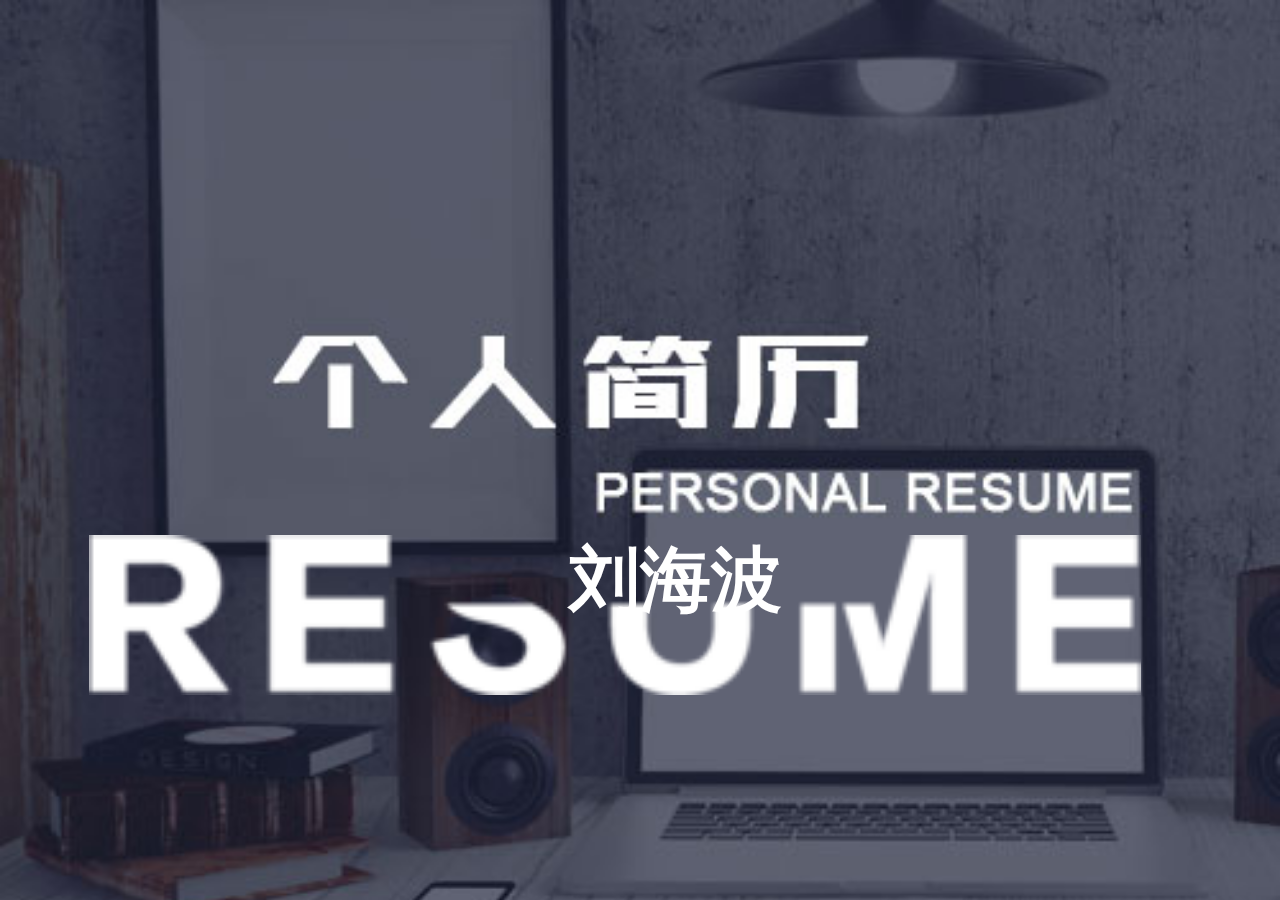
<file: index.html>
<!DOCTYPE html>
<html lang="en">
<head>
    <meta charset="UTF-8">
    <meta name="viewport"
          content="width=device-width, user-scalable=no, initial-scale=1.0, maximum-scale=1.0, minimum-scale=1.0"/>
    <title></title>
    <link rel="stylesheet" href="css/swiper.min.css"/>
    <link rel="stylesheet" href="css/animate.min.css"/>
    <link rel="stylesheet" href="css/gerenjianli.css"/>
    <link rel="stylesheet" href="css/animate.css"/>

</head>
<body>
<div class="swiper-container">
    <div class="swiper-wrapper">
            <div class="swiper-slide page page1">
                <div class="box ani">
                    <div class="pic ani"swiper-animate-effect="fadeInUp" swiper-animate-duration="0.5s" swiper-animate-delay="0.3s">
                        <img src="img/Fqp8dy7aoWn3PrAORZiHLfX06oHy.png"></div>
                    <div class="liu ani"swiper-animate-effect="fadeInUp" swiper-animate-duration="0.5s" swiper-animate-delay="0.3s"><h2>刘海波</h2></div>
                    <div class="hai ani"swiper-animate-effect="rubberBand" swiper-animate-duration="1s" swiper-animate-delay="0.5s"><img src="img/ren.png"></div>
                </div>
                <div class="box1 ani">
                    <div class="bo ani">
                        <div class="po1 ani"swiper-animate-effect="fadeInLeft" swiper-animate-duration="0.5s" swiper-animate-delay="2s"><h2>基本信息</h2></div>
                        <div class="po2 ani"swiper-animate-effect="fadeInLeft" swiper-animate-duration="0.5s" swiper-animate-delay="1.6s"><h2>工作经历</h2></div>
                        <div class="po3 ani"swiper-animate-effect="fadeInLeft" swiper-animate-duration="0.5s" swiper-animate-delay="1.3s"><h2>专业技能</h2></div>
                        <div class="po4 ani"swiper-animate-effect="fadeInLeft" swiper-animate-duration="0.5s" swiper-animate-delay="1s"><h2>作品展示</h2></div>
                        <div class="po5 ani"swiper-animate-effect="fadeInLeft" swiper-animate-duration="0.5s" swiper-animate-delay="0.5s"><h2>自我评价</h2></div>
                    </div>
                    <div class="ui ani"swiper-animate-effect="fadeInLeft" swiper-animate-duration="0.5s" swiper-animate-delay="2.1s"><img src="img/shu.png"></div>
                    <div class="ui1 ani"swiper-animate-effect="fadeInLeft" swiper-animate-duration="0.5s" swiper-animate-delay="1.4s"><img src="img/shu.png"></div>
                    <div class="ui2 ani"swiper-animate-effect="fadeInLeft" swiper-animate-duration="0.5s" swiper-animate-delay="1.1s"><img src="img/shu.png"></div>
                    <div class="ui3 ani"swiper-animate-effect="fadeInLeft" swiper-animate-duration="0.5s" swiper-animate-delay="0.6s"><img src="img/shu.png"></div>


                </div>

    </div>
            <div class="swiper-slide page page2">
                <div class="page page2">
                    <div class="qw ani" swiper-animate-effect="fadeInUp" swiper-animate-duration="0.5s" swiper-animate-delay="0.3s"><h2>Essential information</h2></div>
                    <div class="po1 ani" swiper-animate-effect="fadeInUp" swiper-animate-duration="0.5s" swiper-animate-delay="0.6s"><h2>基本信息</h2></div>
                    <div class="box4">
                        <ul>
                            <li class="da1 ani" swiper-animate-effect="fadeInUp" swiper-animate-duration="0.5s" swiper-animate-delay="0.9s"><a href="">姓名：刘海波</a>
                                <img src="img/xingming.png"></li>
                            <li class="da2 ani" swiper-animate-effect="fadeInUp" swiper-animate-duration="0.5s" swiper-animate-delay="1.2s"><a href="">学历：大专</a>
                                <img src="img/xueli.png"></li>
                            <li class="da3 ani " swiper-animate-effect="fadeInUp" swiper-animate-duration="0.5s" swiper-animate-delay="1.5s"><a href="">居住地：河北承德</a>
                               <img src="img/juzhudi.png"></li>
                            <li class="da4 ani " swiper-animate-effect="fadeInUp" swiper-animate-duration="0.5s" swiper-animate-delay="1.8s"><a href="">邮箱：447709916@qq.com</a>
                                <img src="img/youxiang.png"></li>
                            <li class="da5 ani " swiper-animate-effect="fadeInUp" swiper-animate-duration="0.5s" swiper-animate-delay="2.1s" swiper-animate-effect="fadeInUp" swiper-animate-duration="0.5s" swiper-animate-delay="0.3s"><a href="">电话：15233243390</a>
                                <img src="img/dianhua.png"></li>
                        </ul>
                    </div>
                    <div class="nb">
                        <ul>
                            <li class="xiao1 ani" swiper-animate-effect="fadeInUp" swiper-animate-duration="0.5s" swiper-animate-delay="0.9s"><img src="img/heng.png"></li>
                            <li class="xiao2 ani" swiper-animate-effect="fadeInUp" swiper-animate-duration="0.5s" swiper-animate-delay="1.2s"><img src="img/heng.png"></li>
                            <li class="xiao3 ani" swiper-animate-effect="fadeInUp" swiper-animate-duration="0.5s" swiper-animate-delay="1.5s"><img src="img/heng.png"></li>
                            <li class="xiao4 ani" swiper-animate-effect="fadeInUp" swiper-animate-duration="0.5s" swiper-animate-delay="1.8s"><img src="img/heng.png"></li>
                            <li class="xiao5 ani" swiper-animate-effect="fadeInUp" swiper-animate-duration="0.5s" swiper-animate-delay="2.1s"><img src="img/heng.png"></li>
                        </ul>
                    </div>
                </div>

            </div>
            <div class="swiper-slide page page3">
                <div class="page page3">
                <div class="li ani"swiper-animate-effect="fadeInUp" swiper-animate-duration="0.5s" swiper-animate-delay="0.3s"><h2>Work experience</h2></div>
                <div class="ji1 ani" swiper-animate-effect="fadeInUp" swiper-animate-duration="1.5s" swiper-animate-delay="0.3s"><h2>个人经历</h2></div>
                <div class="xu ani" swiper-animate-effect="fadeInLeft" swiper-animate-duration="1.5s" swiper-animate-delay="0.3s"><h2>2013年至2016年</h2></div>
                <div class="xu1 ani" swiper-animate-effect="bounceInRight" swiper-animate-duration="1.5s" swiper-animate-delay="0.3s"><p>高中：上板城高新区一中<br>学科：文科</p>
                    <div class="wen ani" swiper-animate-effect="fadeInDown" swiper-animate-duration="1.5s" swiper-animate-delay="0.3s"><img src="img/shu.png"></div>
                    <div class="xu3 ani" swiper-animate-effect="bounceInRight" swiper-animate-duration="1.5s" swiper-animate-delay="0.3s"><h2>2017年至今</h2></div>
                    <div class="xu2 ani" swiper-animate-effect="fadeInUp" swiper-animate-duration="1s" swiper-animate-delay="0.3s"><p>班级：软件9班<br>专业：Web前端开发</p>
                        <div class="wen1 ani" swiper-animate-effect="fadeInDown" swiper-animate-duration="1s" swiper-animate-delay="0.3s"><img src="img/shu.png"></div>

                    </div>

                </div>
            </div>
            </div>
            <div class="swiper-slide page page4">
                <div class="page page4">

                    <div class="qw ani" swiper-animate-effect="fadeInUp" swiper-animate-duration="0.9s" swiper-animate-delay="0.5s"><h2>Professional skills</h2></div>
                    <div class="po1 ani" swiper-animate-effect="fadeInUp" swiper-animate-duration="0.9s" swiper-animate-delay="0.5s"><h2>专业技能</h2></div>

                    <div class="zx">
                        <ul>
                            <li class="zx2 ani" swiper-animate-effect="fadeInUp" swiper-animate-duration="0.5s" swiper-animate-delay="1s"><img src="img/Ai.png"></li>
                            <li class="zx3 ani" swiper-animate-effect="fadeInLeft" swiper-animate-duration="0.5s" swiper-animate-delay="2s"><img src="img/lan.png"></li>
                            <li class="zx4 ani" swiper-animate-effect="fadeInLeft" swiper-animate-duration="0.5s" swiper-animate-delay="2.5s"><img src="img/lan.png"></li>
                            <li class="zx5 ani" swiper-animate-effect="fadeInLeft" swiper-animate-duration="0.5s" swiper-animate-delay="3s"><img src="img/lan.png"></li>
                            <li class="zx6 ani" swiper-animate-effect="fadeInLeft" swiper-animate-duration="0.5s" swiper-animate-delay="3.5s"><img src="img/bai.png"></li>
                        </ul></div>
                    <div class="xx">
                        <ul>
                            <li class="xx2 ani" swiper-animate-effect="fadeInUp" swiper-animate-duration="0.5s" swiper-animate-delay="4s"><img src="img/ps.png"></li>
                            <li class="xx3 ani" swiper-animate-effect="fadeInLeft" swiper-animate-duration="0.5s" swiper-animate-delay="4.5s"><img src="img/lan.png"></li>
                            <li class="xx4 ani" swiper-animate-effect="fadeInLeft" swiper-animate-duration="0.5s" swiper-animate-delay="5s"><img src="img/lan.png"></li>
                            <li class="xx5 ani" swiper-animate-effect="fadeInLeft" swiper-animate-duration="0.5s" swiper-animate-delay="5.5s"><img src="img/lan.png"></li>
                            <li class="xx6 ani" swiper-animate-effect="fadeInLeft" swiper-animate-duration="0.5s" swiper-animate-delay="6s"><img src="img/bai.png"></li>
                        </ul>
                    </div>
                    <div class="bx">
                        <ul>
                            <li class="bx2 ani" swiper-animate-effect="fadeInUp" swiper-animate-duration="0.5s" swiper-animate-delay="6.5s"><img src="img/id.png"></li>
                            <li class="bx3 ani" swiper-animate-effect="fadeInLeft" swiper-animate-duration="0.5s" swiper-animate-delay="7s"><img src="img/lan.png"></li>
                            <li class="bx4 ani" swiper-animate-effect="fadeInLeft" swiper-animate-duration="0.5s" swiper-animate-delay="7.5s"><img src="img/lan.png"></li>
                            <li class="bx5 ani" swiper-animate-effect="fadeInLeft" swiper-animate-duration="0.5s" swiper-animate-delay="8s"><img src="img/lan.png"></li>
                            <li class="bx6 ani" swiper-animate-effect="fadeInLeft" swiper-animate-duration="0.5s" swiper-animate-delay="8.5s"><img src="img/bai.png"></li>
                        </ul></div>
                    <div class="mx">
                        <ul>
                            <li class="mx2 ani" swiper-animate-effect="fadeInUp" swiper-animate-duration="0.5s" swiper-animate-delay="9s"><img src="img/dw.png"></li>
                            <li class="mx3 ani" swiper-animate-effect="fadeInLeft" swiper-animate-duration="0.5s" swiper-animate-delay="9.5s"><img src="img/lan.png"></li>
                            <li class="mx4 ani" swiper-animate-effect="fadeInLeft" swiper-animate-duration="0.5s" swiper-animate-delay="10s"><img src="img/lan.png"></li>
                            <li class="mx5 ani" swiper-animate-effect="fadeInLeft" swiper-animate-duration="0.5s" swiper-animate-delay="10.5s"><img src="img/lan.png"></li>
                            <li class="mx6 ani" swiper-animate-effect="fadeInLeft" swiper-animate-duration="0.5s" swiper-animate-delay="11s"><img src="img/bai.png"></li>
                        </ul></div>
                    <div class="men ani"swiper-animate-effect="fadeInDown" swiper-animate-duration="0.5s" swiper-animate-delay="11.5s"><h2>专业的技能，是我迈向成功的基石，期待加入您的团队
                        ！</h2></div>

                </div>
            </div>
            <div class="swiper-slide page page5">
                <div class="page page5">
                    <div class="li ani"swiper-animate-effect="fadeInLeft" swiper-animate-duration="0.5s"><h2>On display</h2></div>
                    <div class="ji1 ani"swiper-animate-effect="bounceInDown" swiper-animate-duration="0.5s" swiper-animate-delay="0.5s"><h2>作品展示</h2></div>

                    <div class="bn ani"swiper-animate-effect="fadeInDown" swiper-animate-duration="1s" swiper-animate-delay="1s">
                        <a href="微场景0/index.html"><img src="img/yaoqinghan.png"></a></div>
                    <div class="gh ani"swiper-animate-effect="fadeInUp" swiper-animate-duration="1s" swiper-animate-delay="1s">
                        <a href="柴米油盐/index.html"><img src="img/caimiyouyan.png"></a></div>

                </div>
            </div>
</div>
</div>
</body>
</html>
<script src="js/fontsizeset.js"></script>
<script src="js/zepto.min.js"></script>
<script src="js/touch.min.js"></script>
<script src="js/swiper.min.js"></script>
<script src="js/swiper.animate1.0.2.min.js"></script>


<script>
    var mySwiper = new Swiper ('.swiper-container', {
        direction: 'vertical',
        onInit: function(swiper){ //Swiper2.x的初始化是onFirstInit
            swiperAnimateCache(swiper); //隐藏动画元素
            swiperAnimate(swiper); //初始化完成开始动画
        },
        onSlideChangeEnd: function(swiper){
            swiperAnimate(swiper); //每个slide切换结束时也运行当前slide动画
        }
    })
</script>
</file>
<file: 微场景0/index.html>
<!DOCTYPE html>
<html lang="en">
<head>
    <meta charset="UTF-8">
    <meta name="viewport"
          content="width=device-width, user-scalable=no, initial-scale=1.0, maximum-scale=1.0, minimum-scale=1.0"/>
    <title></title>
    <link rel="stylesheet" href="css/index.css"/>
    <link rel="stylesheet" href="css/animate.css"/>
    <script src="js/zepto.min.js"></script>
    <script src="js/touch.js"></script>
    <script src="js/fontsize.js"></script>
    <script src="js/index.js"></script>
</head>
<body>


<div class="jiantou"></div>

<!--第一页-->

<div class="page page-1">

    <div class="pic1 top"></div>

    <div class="pic2 left"></div>

</div>

<!--第二页-->

<div class="page page-2">
    <div class="er-1 hide">
        <div class="photo1 animatePhoto1"></div>
        <div class="photo2 animatePhoto2"></div>
        <div class="photo3 left "></div>
        <div class="photo4 "></div>
        <div class="photo5 animatePhoto5 "></div>
    </div>
    <div class="er-2 pageRight"><img src="img/introduction.png" alt=""/></div>
</div>

<!--第三页-->

<div class="page page-3">

    <div class="photo6 animatePhoto1 hide"></div>
    <div class="photo7 animatePhoto2 hide"></div>
    <div class="photo8 bottom hide"></div>
    <div class="photo9 hide"></div>
    <div class="photo10 animatePhoto5 hide"></div>
</div>


<!--第四页-->

<div class="page page-4">

    <div class="photo11 animatePhoto1 hide"></div>
    <div class="photo12 animatePhoto2 hide"></div>
    <div class="photo13 right hide"></div>
    <div class="photo14 hide"></div>
    <div class="photo15 animatePhoto5 hide"></div>
    <div class="photo16 animatePhoto5 hide"></div>
</div>

<!--第五页-->

<div class="page page-5">
    <div class="photo17 animatePhoto17"></div>
    <div class="photo18 animatePhoto18"></div>
</div>

</body>
</html>
</file>
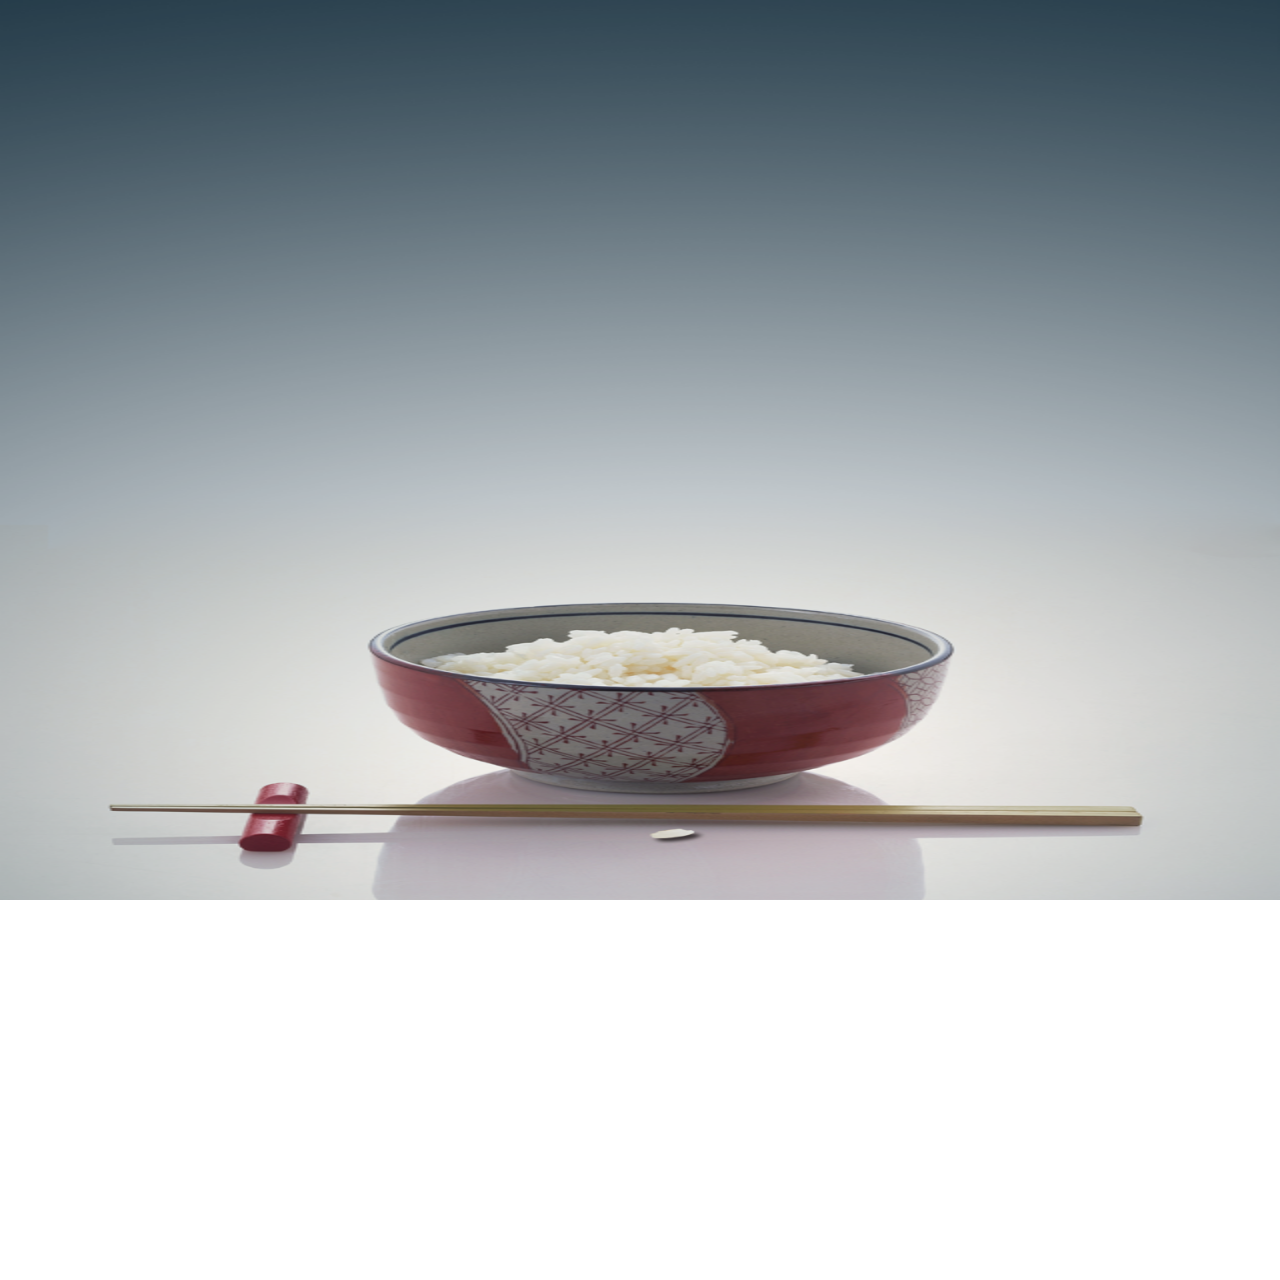
<file: 柴米油盐/index.html>
<!DOCTYPE html>
<html lang="en">
<head>
    <meta charset="UTF-8">
    <meta name="viewport"
          content="width=device-width, user-scalable=no, initial-scale=1.0, maximum-scale=1.0, minimum-scale=1.0">
    <title></title>
    <script src="js/fontsize.js"></script>
    <script src="js/jquery-3.2.1.js"></script>
    <link rel="stylesheet" href="js/swiper-3.4.2.min.css">
    <script src="js/swiper-3.4.2.min.js"></script>
    <script src="js/touch.js"></script>
    <script src="js/zepto.min.js"></script>


    <style>
        *{
            margin: 0;
            padding: 0;
            list-style: none;
            text-decoration: none;
        }
        html{
            height: 100%;
        }
        body{
            width: 6.4rem;
            height: 100%;
            background: url("images/index_bg.png") no-repeat;
            background-size: 100% 100%;
        }


        .index{
            width: 6.4rem;
            height: 100%;
            position: relative;

        }
        .logo{
            width: 2.41rem;
            height: 2.29rem;
            position: absolute;
            top:4.11rem;
            left:50%;
            margin-left: -1.205rem;
            animation: logo 1s ease 1;
            opacity: 0;
            display: block;
            animation-fill-mode: forwards;

        }
        @keyframes logo {
            0%{transform: translateY(0rem);opacity: 0;}
            100%{transform: translateY(-2rem);opacity: 1}
        }
        .logo img{
            width: 2.41rem;
            height: 1.29rem;
        }


    </style>


</head>
<body>
    <div class="index">
        <a href="two.html" class="logo"><img src="images/logo.png" alt=""></a>

    </div>
</body>
</html>
</file>
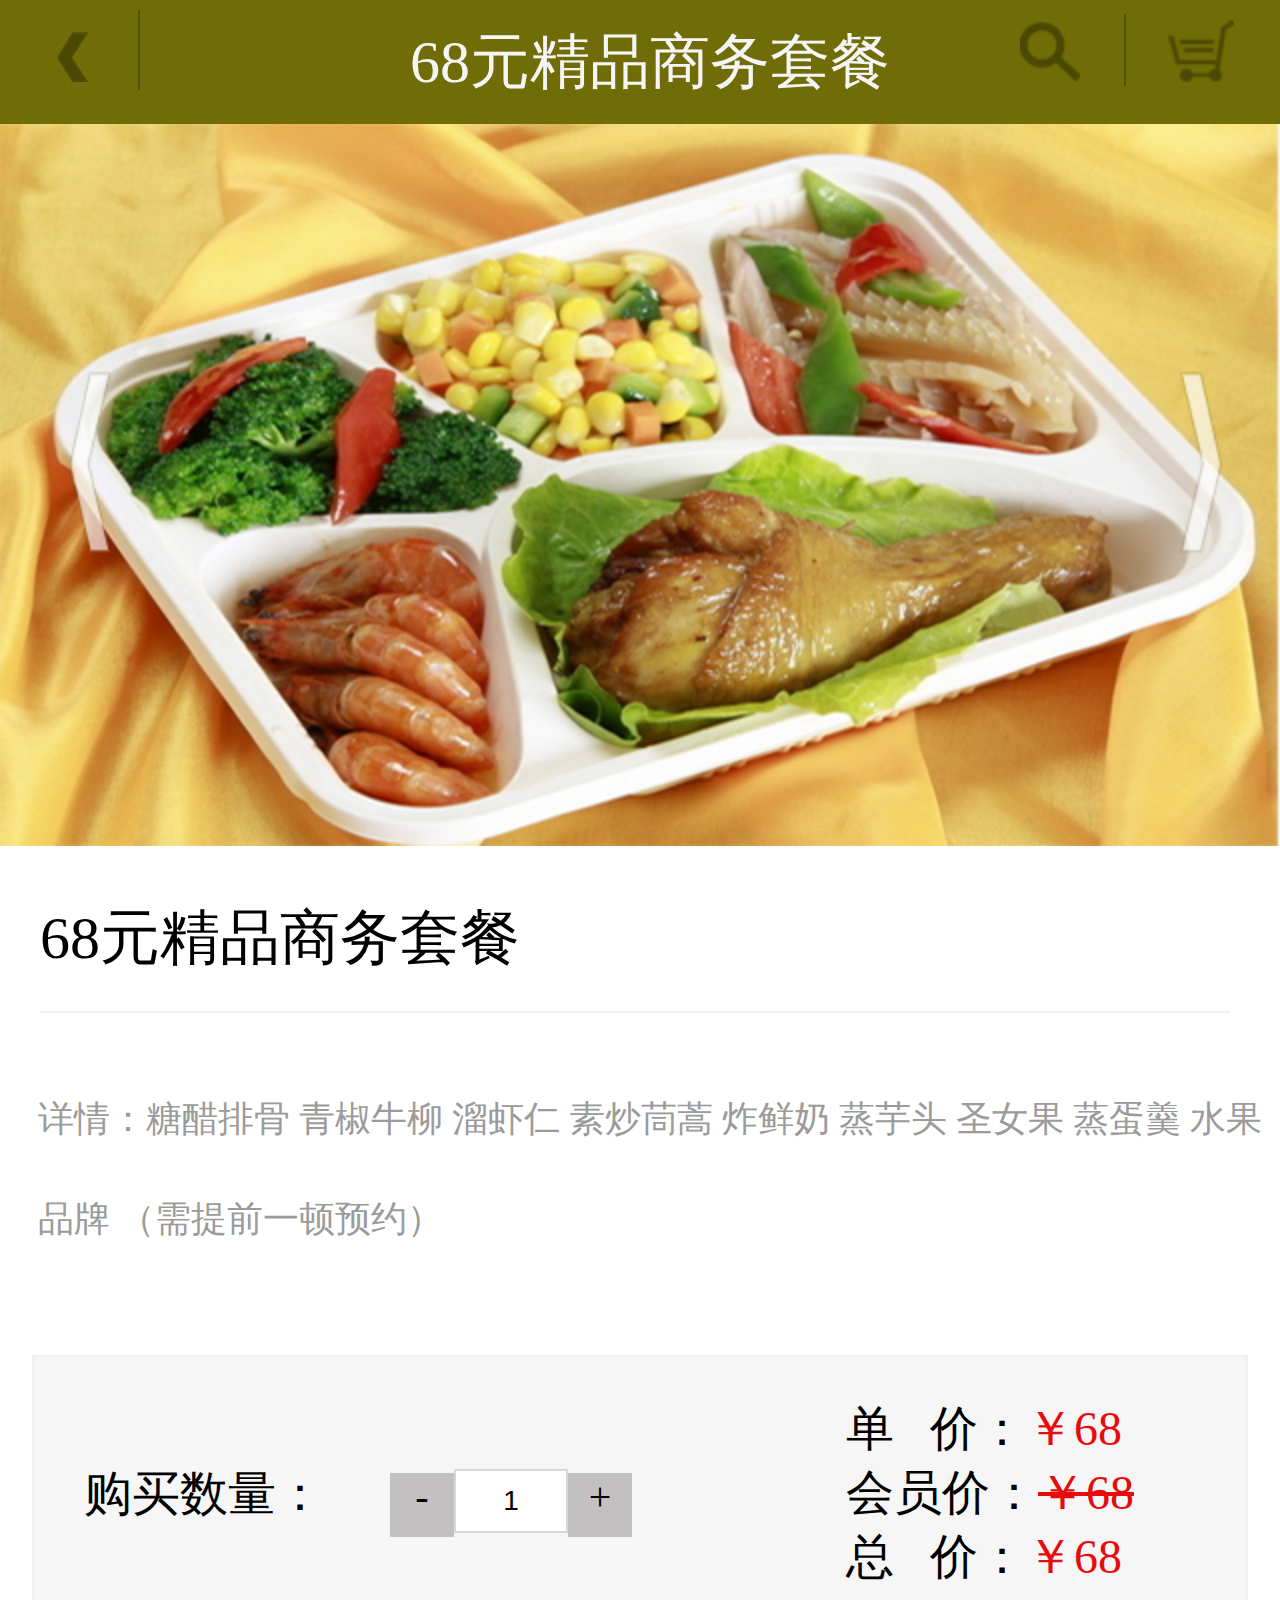
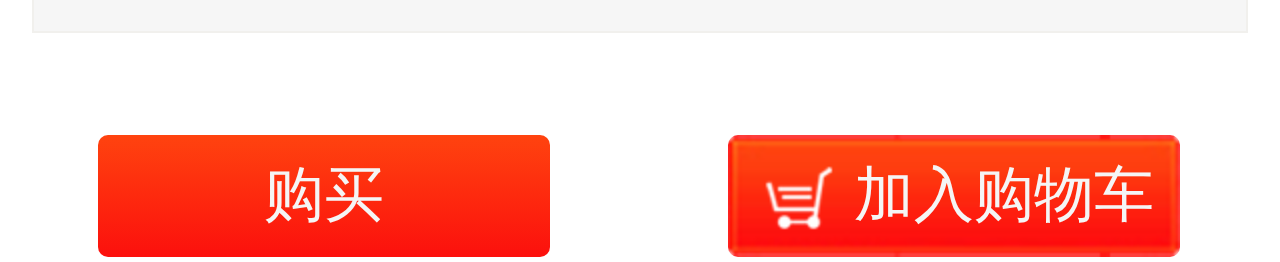
<file: 柴米油盐/four.html>
<!DOCTYPE html>
<html lang="en">
<head>
    <meta charset="UTF-8">
    <meta name="viewport"
          content="width=device-width, user-scalable=no, initial-scale=1.0, maximum-scale=1.0, minimum-scale=1.0">
    <title>哎呦哎呦柴米油盐</title>
    <script src="js/fontsize.js"></script>
    <script src="js/jquery-3.2.1.js"></script>
    <link rel="stylesheet" href="js/swiper-3.4.2.min.css">
    <script src="js/swiper-3.4.2.min.js"></script>
    <script src="js/touch.js"></script>
    <script src="js/zepto.min.js"></script>
    <style>
        *{
            margin: 0;
            padding: 0;
            text-decoration: none;
            list-style: none;

        }
        *{
            margin: 0;
            padding: 0;
            list-style: none;
            text-decoration: none;
        }
        .header{
            width: 6.4rem;
            height: 0.62rem;
            background: #706c07;
            font-size: 0;
            line-height: 0.62rem;
        }
        .header span{
            font-size: 0.3rem;
            color: whitesmoke;
            display: inline-block;
            margin-left: 1.35rem;
        }
        .header a:nth-of-type(1){
            display: inline-block;
            width: 0.16rem;
            height: 0.25rem;
            margin-left: 0.28rem;
            padding: 0.05rem 0.25rem 0.1rem 0;
            border-right: 0.01rem solid #565204;
        }
        .header a:nth-of-type(1) img{
            width: 0.16rem;
            height: 0.25rem;
        }
        .header a:nth-of-type(2){
            display: inline-block;
            width: 0.30rem;
            height: 0.30rem;
            margin-left: 0.65rem;
            padding: 0.03rem 0.22rem 0.03rem 0;
            border-right: 0.01rem solid #565204;
        }
        .header a:nth-of-type(2) img{
            width: 0.30rem;
            height: 0.30rem;
        }
        .header a:nth-of-type(3){
            display: inline-block;
            width: 0.33rem;
            height: 0.31rem;
            margin-left: 0.21rem;
        }
        .header a:nth-of-type(3) img{
            width: 0.33rem;
            height: 0.31rem;
        }
        .banner{
            width: 6.4rem;
            height: 3.61rem;

        }
        .banner img{
            width: 6.4rem;
            height: 3.61rem;

        }
        .main{
            width: 6.4rem;
            background: white;
        }
        .main>p:nth-of-type(1){
            width: 5.95rem;
            font-size: 0.3rem;
            margin: 0.26rem 0 0 0.2rem;
            border-bottom: 0.01rem solid #f1f1f1;
            padding-bottom: 0.16rem;
        }
        .main>p:nth-of-type(2){
            font-size: 0.18rem;
            color: #9b9b9b;
            margin: 0.28rem 0 0 0.19rem;
            line-height: 0.5rem;
        }
        .main_bg{
            width: 6.06rem;
            height: 1.37rem;
            border: 0.01rem solid #f1f0ed;
            background: #f6f6f6;
            font-size: 0;
            margin: 0.43rem auto 0 auto;

        }
        .main_bg>span:nth-of-type(1){
            width: 1.29rem;
            height: 1.37rem;
            display: inline-block;
            line-height: 1.37rem;
            font-size: 0.24rem;
            margin-left: 0.25rem;
            margin-right: 0.24rem;
        }
        .main_bg>span:nth-of-type(2),.main_bg>span:nth-of-type(3){
            display: inline-block;
            width: 0.32rem;
            height: 0.32rem;
            background: #c2c0c0;
            color: black;
            font-size: 0.2rem;
            text-align: center;
        }
        .main_bg input{
            width: 0.55rem;
            height: 0.3rem;
            border:0.01rem #d8d8d8 solid;
            text-align: center;
            font-size: 0.14rem;
            margin-top: -0.03rem;
        }
        .main_bg p{
            display: inline-block;
            width: 2rem;
            height: 1.18rem;
            float: right;
            font-size: 0.24rem;
            padding-top: 0.2rem;

        }
        .main_bg p span{
            display: inline-block;
            color: #e70c0c;
        }
        .main>a{
            width: 2.26rem;
            height: 0.61rem;
            background: -webkit-linear-gradient(top,#ff430f 0%,#fc100d 100%);
            display: inline-block;
            border-radius: 0.05rem;
            font-size: 0.3rem;
            line-height: 0.6rem;
            text-align: center;
            color: whitesmoke;
            margin-left: 0.49rem;
        }
        .main>a:nth-of-type(2){
            background: url("images/a_bg.png") no-repeat center center;
            background-size:2.26rem 0.61rem;
            padding-left: 0.5rem;
            box-sizing: border-box;
        }


    </style>
</head>
<body>
<div class="header">
    <a href=""><img src="images/left_pic.png" alt=""></a>
    <span>68元精品商务套餐</span>
    <a href=""><img src="images/center_pic.png" alt=""></a>
    <a href=""><img src="images/right_pic.png" alt=""></a>
</div>
<div class="banner">
    <img src="images/four_banner.png" alt="">
</div>
<div class="main">
    <p>68元精品商务套餐</p>
    <p>详情：糖醋排骨 青椒牛柳 溜虾仁 素炒茼蒿 炸鲜奶 蒸芋头 圣女果 蒸蛋羹 水果品牌 （需提前一顿预约）</p>
    <div class="main_bg">
        <span>购买数量：</span>
        <span id="remove">-</span>
        <input id="num" type="text" value="1">
        <span id="add">+</span>
        <p>
            单&nbsp;&nbsp;&nbsp;价：<span>￥68</span>
            <br>会员价：<span style="text-decoration: line-through">￥68</span>
            <br>总&nbsp;&nbsp;&nbsp;价：<span>￥68</span>
        </p>
    </div>
    <a href="">购买</a><a href="" style="margin-left: 0.89rem">加入购物车</a>
</div>
















</body>
</html>
<script>

    $("#add").click(
        function(){
            var a=$("#num").val();
            var b=Number(a)+1;
            $("#num").val(b);

        }
    );
    $("#remove").click(
        function(){
            var a=$("#num").val();
            var b=Number(a)-1;
            $("#num").val(b);

        }
    );
</script>
</file>
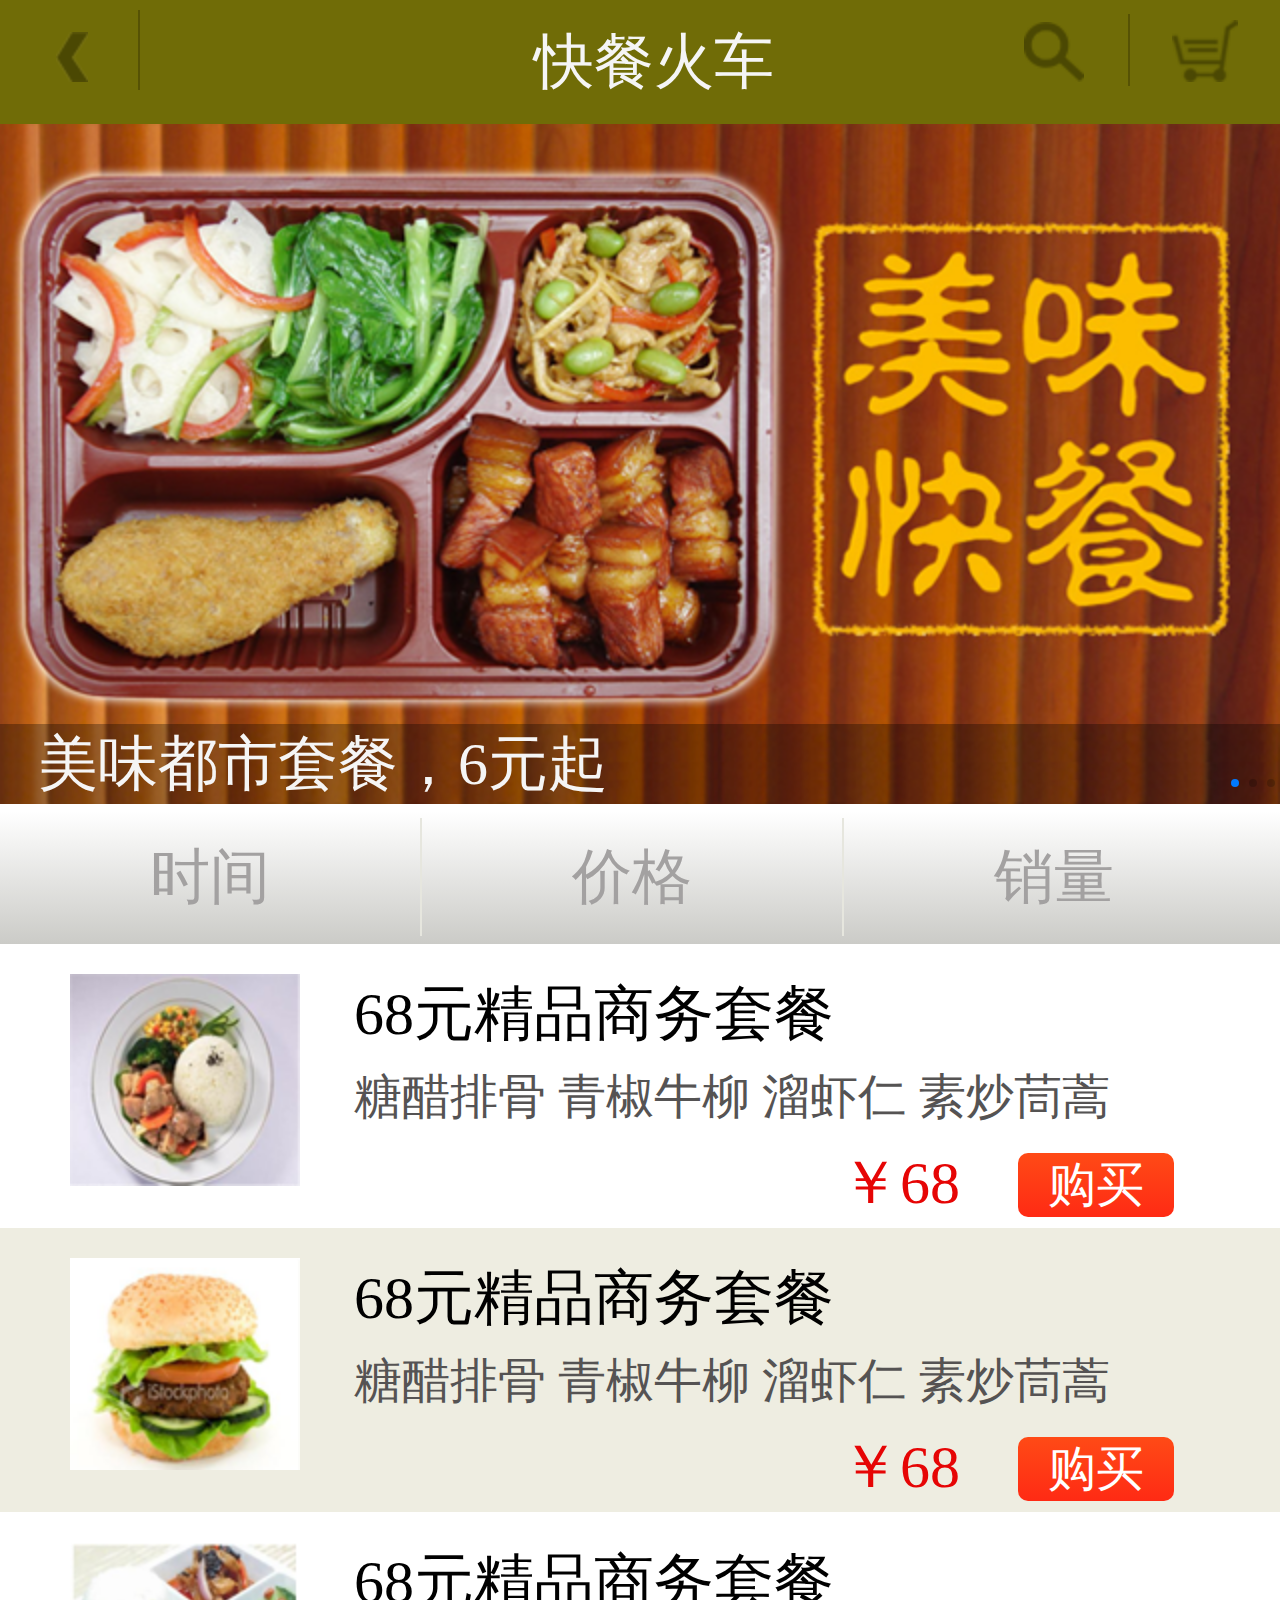
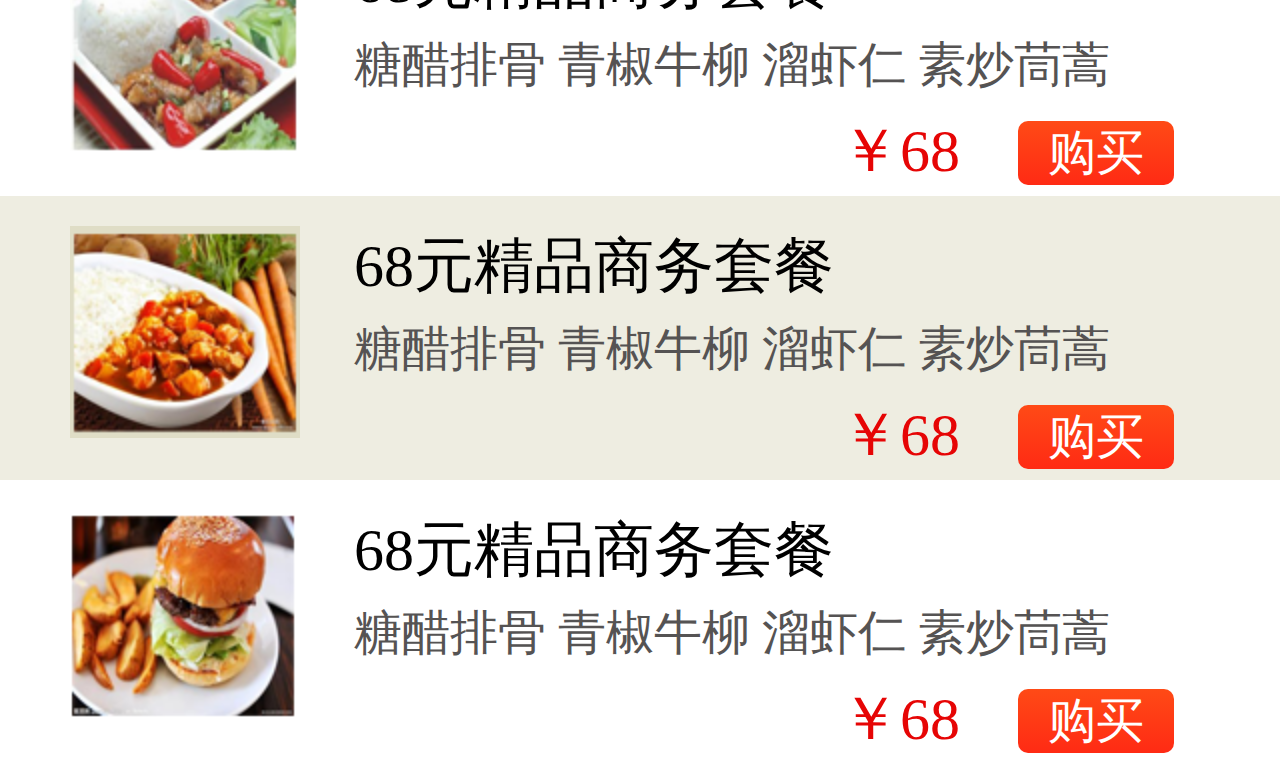
<file: 柴米油盐/kuaicanhuoche.html>
<!DOCTYPE html>
<html lang="en">
<head>
    <meta charset="UTF-8">
    <meta name="viewport"
          content="width=device-width, user-scalable=no, initial-scale=1.0, maximum-scale=1.0, minimum-scale=1.0">
    <title>哎呦哎呦柴米油盐</title>
    <script src="js/fontsize.js"></script>
    <script src="js/jquery-3.2.1.js"></script>
    <link rel="stylesheet" href="js/swiper-3.4.2.min.css">
    <script src="js/swiper-3.4.2.min.js"></script>
    <script src="js/touch.js"></script>
    <script src="js/zepto.min.js"></script>
    <style>
        *{
            margin: 0;
            padding: 0;
            list-style: none;
            text-decoration: none;
        }
        .header{
            width: 6.4rem;
            height: 0.62rem;
            background: #706c07;
            font-size: 0;
            line-height: 0.62rem;
        }
        .header span{
            font-size: 0.3rem;
            color: whitesmoke;
            display: inline-block;
            margin-left: 1.97rem;
        }
        .header a:nth-of-type(1){
            display: inline-block;
            width: 0.16rem;
            height: 0.25rem;
            margin-left: 0.28rem;
            padding: 0.05rem 0.25rem 0.1rem 0;
            border-right: 0.01rem solid #565204;
        }
        .header a:nth-of-type(1) img{
            width: 0.16rem;
            height: 0.25rem;
        }
        .header a:nth-of-type(2){
            display: inline-block;
            width: 0.30rem;
            height: 0.30rem;
            margin-left: 1.25rem;
            padding: 0.03rem 0.22rem 0.03rem 0;
            border-right: 0.01rem solid #565204;
        }
        .header a:nth-of-type(2) img{
            width: 0.30rem;
            height: 0.30rem;
        }
        .header a:nth-of-type(3){
            display: inline-block;
            width: 0.33rem;
            height: 0.31rem;
            margin-left: 0.21rem;
        }
        .header a:nth-of-type(3) img{
            width: 0.33rem;
            height: 0.31rem;
        }
        .swiper-container{
            width: 6.4rem;
            height: 3.4rem;
            position: relative;
        }
        .swiper-slide img{
            width: 6.4rem;
            height: 3.4rem;
            z-index: 1;
        }
        .banner_bg{
            width: 6.21rem;
            height: 0.4rem;
            background: rgba(0,0,0,0.3);
            position: absolute;
            bottom: 0;
            left: 0;
            z-index: 2;
            font-size: 0.3rem;
            padding-left: 0.19rem;
            color: whitesmoke;
        }
        .nav{
            width: 6.4rem;
            height:0.67rem;
            background: -webkit-linear-gradient(top,white 1%,#cbcbc7 100%);
            margin-top: 0.03rem;
            font-size: 0;
            line-height: 0.67rem;
        }
        .nav a{
            width: 2.1rem;
            font-size: 0.3rem;
            color: #a3a1a1;
            display: inline-block;
            text-align: center;
            height:0.59rem;
            line-height:0.59rem;
            border-right: 0.01rem solid #e6e6de;
            margin-top: 0.04rem;

        }
        .main{
            width: 6.4rem;
        }
        .main_one{
            height: 1.27rem;
            padding-top: 0.15rem;
            padding-left: 0.35rem;
            overflow: hidden;
        }
        .main_one:nth-of-type(2n){
            background: #eeede1;
        }
        .main_one:nth-of-type(2n-1){
            background: white;
        }
        .main_one img{
            width: 1.15rem;
            height: 1.06rem;
            float: left;
            margin-right: 0.27rem;
        }
        .main_one p:nth-of-type(1){
            font-size: 0.3rem;
            color: black;
            float: left;
            margin-bottom: 0.05rem;
        }
        .main_one p:nth-of-type(1) a{
            font-size: 0.3rem;
            color: black;
        }
        .main_one p:nth-of-type(2){
            font-size: 0.24rem;
            color: #555353;
            float: left;
        }
        .main_one p:nth-of-type(3){
            width: 4.1rem;
            float: left;
        }
        .main_one p:nth-of-type(3) a{
            width: 0.78rem;
            height: 0.32rem;
            font-size: 0.24rem;
            background: -webkit-linear-gradient(top,#ff4a16 0%,#ff2a14 100%);
            display: inline-block;
            color: white;
            float: right;
            border-radius: 0.05rem;
            text-align: center;
            line-height: 0.32rem;
            margin-top: 0.12rem;

        }
        .main_one span{
            font-size: 0.3rem;
            color: #e60505;
            margin-top: 0.07rem;
            display: inline-block;
            float:right;
            margin-right: 0.29rem;
        }

    </style>
</head>
<body>
    <div class="header">
        <a href=""><img src="images/left_pic.png" alt=""></a>
        <span>快餐火车</span>
        <a href=""><img src="images/center_pic.png" alt=""></a>
        <a href=""><img src="images/right_pic.png" alt=""></a>
    </div>
    <div class="swiper-container">
        <ul class="swiper-wrapper">
            <li class="swiper-slide"><img src="images/three_banner.png" alt=""></li>
            <li class="swiper-slide"><img src="images/three_banner.png" alt=""></li>
            <li class="swiper-slide"><img src="images/three_banner.png" alt=""></li>
        </ul>
        <!-- 如果需要分页器 -->
        <div class="swiper-pagination" style="text-align: right;bottom:-0.15rem;z-index: 3"></div>
        <div class="banner_bg">美味都市套餐，6元起</div>
    </div>
    <div class="nav">
        <a href="">时间</a><a href="">价格</a><a href="" style="border-right: 0">销量</a>
    </div>
    <div class="main">
        <div class="main_one">
            <img src="images/three_main1.png" alt="">
            <p><a href="">68元精品商务套餐</a></p>
            <p>糖醋排骨 青椒牛柳 溜虾仁 素炒茼蒿</p>
            <p>
            <a href="four.html">购买</a>
            <span>￥68</span>
            </p>


        </div>
        <div class="main_one">
            <img src="images/three_main2.png" alt="">
            <p><a href="">68元精品商务套餐</a></p>
            <p>糖醋排骨 青椒牛柳 溜虾仁 素炒茼蒿</p>
            <p>
                <a href="">购买</a>
                <span>￥68</span>
            </p>


        </div>
        <div class="main_one">
            <img src="images/three_main3.png" alt="">
            <p><a href="">68元精品商务套餐</a></p>
            <p>糖醋排骨 青椒牛柳 溜虾仁 素炒茼蒿</p>
            <p>
                <a href="">购买</a>
                <span>￥68</span>
            </p>


        </div>
        <div class="main_one">
            <img src="images/three_main4.png" alt="">
            <p><a href="">68元精品商务套餐</a></p>
            <p>糖醋排骨 青椒牛柳 溜虾仁 素炒茼蒿</p>
            <p>
                <a href="">购买</a>
                <span>￥68</span>
            </p>


        </div>
        <div class="main_one">
            <img src="images/three_main5.png" alt="">
            <p><a href="">68元精品商务套餐</a></p>
            <p>糖醋排骨 青椒牛柳 溜虾仁 素炒茼蒿</p>
            <p>
                <a href="">购买</a>
                <span>￥68</span>
            </p>


        </div>
    </div>





















</body>
</html>


<script>
    var mySwiper = new Swiper ('.swiper-container', {

        // 如果需要分页器
        pagination: '.swiper-pagination',

    });
</script>
</file>
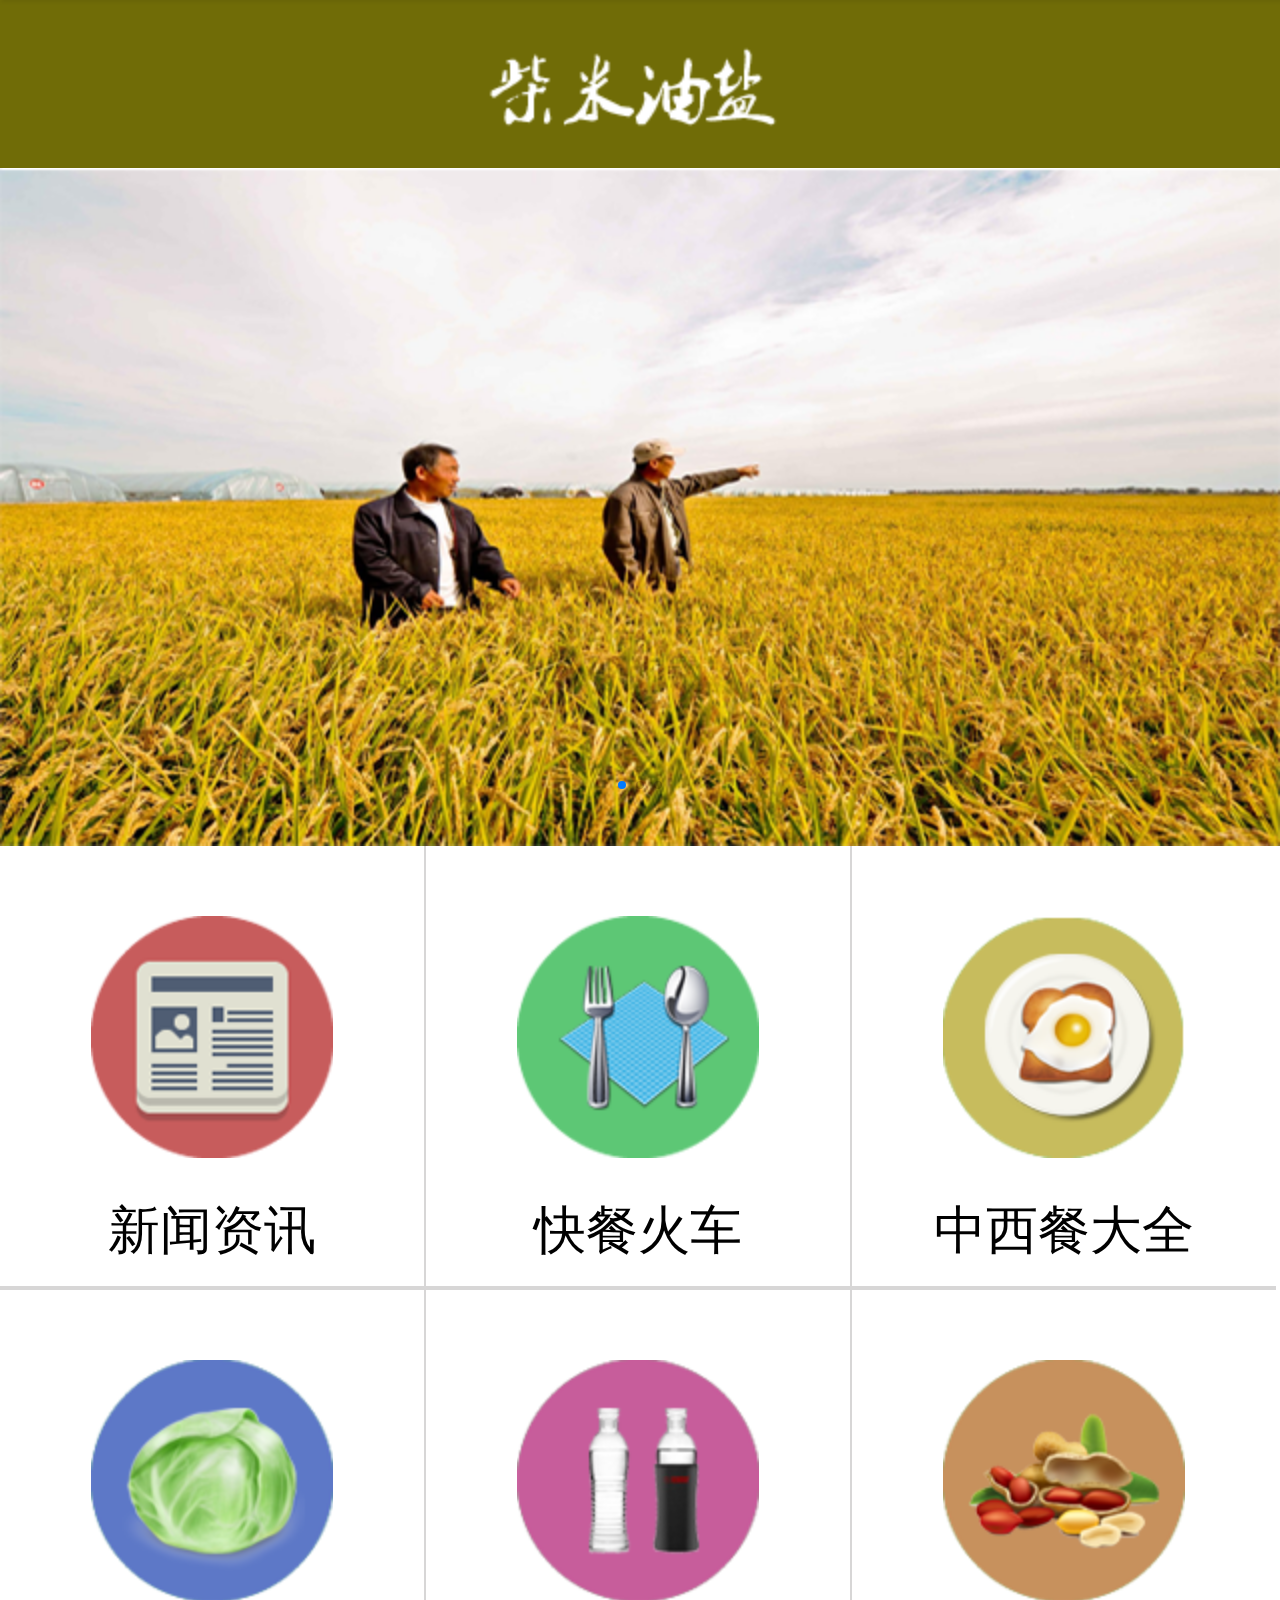
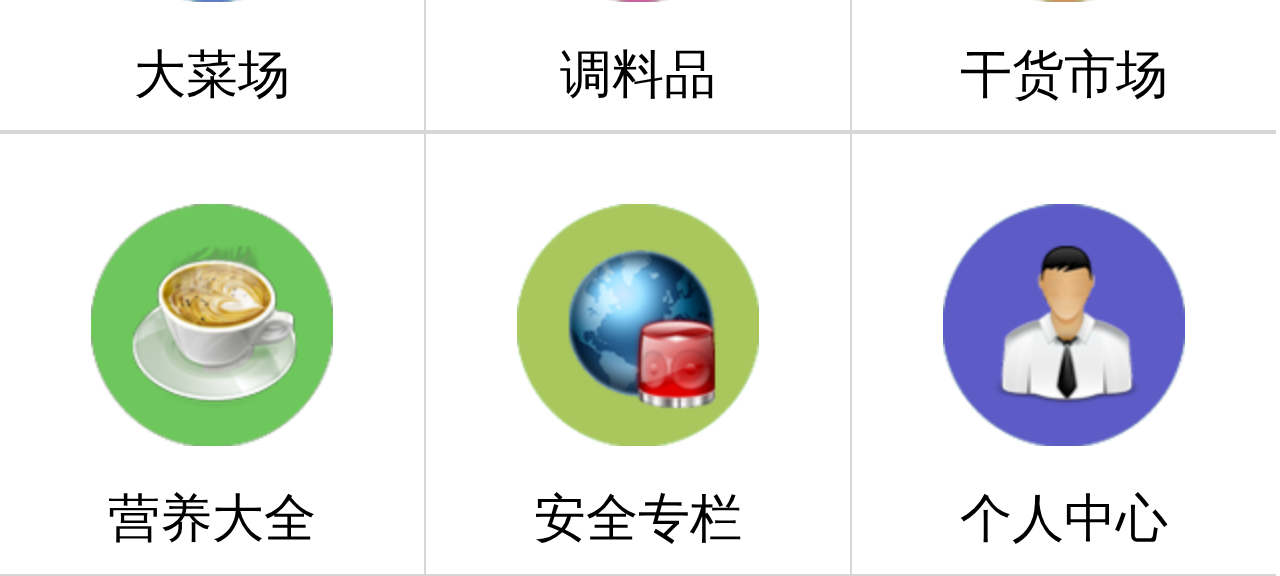
<file: 柴米油盐/two.html>
<!DOCTYPE html>
<html lang="en">
<head>
    <meta charset="UTF-8">
    <meta name="viewport"
          content="width=device-width, user-scalable=no, initial-scale=1.0, maximum-scale=1.0, minimum-scale=1.0">
    <title>哎呦哎呦柴米油盐</title>
    <script src="js/fontsize.js"></script>
    <script src="js/jquery-3.2.1.js"></script>
    <link rel="stylesheet" href="js/swiper-3.4.2.min.css">
    <script src="js/swiper-3.4.2.min.js"></script>
    <script src="js/touch.js"></script>
    <script src="js/zepto.min.js"></script>
    <style>
        *{
            margin: 0;
            padding: 0;
            list-style: none;
            text-decoration: none;
        }
        .clear{
            clear: both;
        }
        .header{
            width: 6.4rem;
            height: 0.84rem;
            font-size: 0;
        }
        .header img{
            width: 6.4rem;
            height: 0.84rem;
        }
        .swiper-container{
            width: 6.4rem;
            height: 3.39rem;
        }
        .swiper-slide img{
            width: 6.4rem;
            height: 3.39rem;
        }
        .main{
            width: 6.4rem;
        }
        .main_one{
            display: inline-block;
            width: 2.12rem;
            height: 2.2rem;
            text-align: center;
            font-size: 0;
            border: 0.01rem solid #d7d6d6;
            margin: 0;
            float: left;
        }
        .main_one:nth-of-type(1){
            border-left: 0;
            border-top: 0;
        }
        .main_one:nth-of-type(2){
            border-left: 0;
            border-top: 0;
        }
        .main_one:nth-of-type(3){
            border-left: 0;
            border-top: 0;
            border-right: 0;
        }
        .main_one:nth-of-type(4){
            border-left: 0;

        }
        .main_one:nth-of-type(5){
            border-left: 0;
        }
        .main_one:nth-of-type(6){
            border-left: 0;
            border-right: 0;
        }
        .main_one:nth-of-type(7){
            border-left: 0;
        }
        .main_one:nth-of-type(8){
            border-left: 0;
        }
        .main_one:nth-of-type(9){
            border-left: 0;
            border-right: 0;
        }
        .main_one img{
            width: 1.21rem;
            height: 1.21rem;
            margin-top: 0.35rem;
        }
        .main_one p{
            font-size: 0.26rem;
            color: black;
            margin-top: 0.19rem;
        }



    </style>
</head>
<body>
<div class="header">
    <img src="images/two_header.png" alt="">
</div>
<div class="swiper-container">
        <ul class="swiper-wrapper">
            <li class="swiper-slide"><img src="images/banner.png" alt=""></li>
            <li class="swiper-slide"><img src="images/banner.png" alt=""></li>
            <li class="swiper-slide"><img src="images/banner.png" alt=""></li>
        </ul>
        <!-- 如果需要分页器 -->
        <div class="swiper-pagination"></div>
</div>
<div class="main">
    <a href="" class="main_one">
        <img src="images/main_pic1.png" alt="">
        <p>新闻资讯</p>
    </a>
    <a href="kuaicanhuoche.html" class="main_one">
        <img src="images/main_pic2.png" alt="">
        <p>快餐火车</p>
    </a>
    <a href="" class="main_one">
        <img src="images/main_pic3.png" alt="">
        <p>中西餐大全</p>
    </a>
    <div class="clear"></div>
    <a href="" class="main_one">
        <img src="images/main_pic4.png" alt="">
        <p>大菜场</p>
    </a>
    <a href="" class="main_one">
        <img src="images/main_pic5.png" alt="">
        <p>调料品</p>
    </a>
    <a href="" class="main_one">
        <img src="images/main_pic6.png" alt="">
        <p>干货市场</p>
    </a>
    <div class="clear"></div>
    <a href="" class="main_one">
        <img src="images/main_pic7.png" alt="">
        <p>营养大全</p>
    </a>
    <a href="" class="main_one">
        <img src="images/main_pic8.png" alt="">
        <p>安全专栏</p>
    </a>
    <a href="" class="main_one">
        <img src="images/main_pic9.png" alt="">
        <p>个人中心</p>
    </a>
    <div class="clear"></div>

</div>
</body>
</html>
<script>
    var mySwiper = new Swiper ('.swiper-container', {

        // 如果需要分页器
        pagination: '.swiper-pagination',

    });
</script>
</file>
<file: 微场景0/css/index.css>
*{
    margin: 0;
    padding: 0;
}
a{
    text-decoration: none;
}
ul{
    list-style: none;
}
html,body{
    width: 100%;
    height: 100%;
    overflow: hidden;
}
.hide{
    display: none;
}
.page{
    width: 100%;
    height: 100%;
    position: absolute;
    transition: transform 0.5s linear;
}
.jiantou{
    width: 0.5rem;
    height: 0.28rem;
    background: url("../img/icon_up.png");
    background-size: 0.5rem 0.28rem;
    z-index: 9999;
    position: absolute;
    bottom: 0.4rem;
    left: 2.8rem;
}
.page-1{
   background: #052f3a;
   z-index: 999;
}
.pic1{
    width: 4.96rem;
    height: 6.05rem;
    background: url("../img/cover.png") no-repeat;
    background-size: 4.96rem 6.05rem;
    margin-left: 0.7rem;
    opacity: 0;
}
.pic2{
    width: 3.69rem;
    height: 2.59rem;
    background: url("../img/wording_cover.png") no-repeat;
    background-size: 3.69rem 2.59rem;
    position: absolute;
    bottom: 1rem;
    left: 1.3rem;
    opacity: 0;
}
.page-2{
    background: #bd1ce6;
    z-index: 998;
    transition: transform 0.5s linear;
}
.page-2 .er-1{
position: absolute;
}
.page-2 .er-2{
    background: blue;
}
.photo1{
    width: 3.17rem;
    height: 2rem;
    background: url("../img/wording.png") no-repeat;
    background-size: 3.17rem 2rem;
    position: absolute;
    top: 0.5rem;
    left: 1.5rem;
    opacity: 0;
}
.photo2{
    width: 4.81rem;
    height: 4.87rem;
    background: url("../img/circle.png") no-repeat;
    background-size: 4.81rem 4.87rem;
    position: absolute;
    left: 0.8rem;
    top: 3rem;
    opacity: 0;
}
.photo3{
    width: 4.82rem;
    height: 4.35rem;
    background: url("../img/people.png") no-repeat;
    background-size: 4.82rem 4.35rem;
    position: absolute;
    left: 1rem;
    top: 4.6rem;
    opacity: 0;
}
.photo4{
    width: 4.6rem;
    height: 6.6rem;
    background: url("../img/floating_develop.png") no-repeat;
    background-size: 4.6rem 6.6rem;
    position: absolute;
    left: 1rem;
    top: 1.5rem;
}
.photo5{
    width: 2.84rem;
    height: 0.33rem;
    background: url("../img/check_develop.png") no-repeat;
    background-size: 2.84rem 0.33rem;
    position: absolute;
    left: 1.8rem;
    bottom: 1.5rem;
    opacity: 0;
}

.page-3{
    background: #ff2f2a;
    z-index: 997;
}
.photo6{
    width: 3.32rem;
    height: 2rem;
    background: url("../img/wording_design.png") no-repeat;
    background-size: 3.32rem 2rem;
    position: absolute;
    top: 0.5rem;
    left: 1.5rem;
}
.photo7{
    width: 5.01rem;
    height: 4.81rem;
    background: url("../img/circle-design.png") no-repeat;
    background-size: 5.01rem 4.81rem;
    position: absolute;
    left: 0.8rem;
    top: 3rem;
    opacity: 0;
}
.photo8{
    width: 3.45rem;
    height: 5.29rem;
    background: url("../img/people_design.png") no-repeat;
    background-size: 3.45rem 5.29rem;
    position: absolute;
    left: 2.2rem;
    top: 3.3rem;
    opacity: 0;
}
.photo9{
    width: 4.96rem;
    height: 2.81rem;
    background: url("../img/floating_design.png") no-repeat;
    background-size: 4.96rem 2.81rem;
    position: absolute;
    left: 0.9rem;
    top: 5.4rem;
}
.photo10{
    width: 2.84rem;
    height: 0.33rem;
    background: url("../img/check_design.png") no-repeat;
    background-size: 2.84rem 0.33rem;
    position: absolute;
    left: 1.8rem;
    bottom: 1rem;
    opacity: 0;
}
.page-4{
    background: #ffbf31;
    z-index: 990;
}
.photo11{
    width: 3.24rem;
    height: 2.1rem;
    background: url("../img/wording_production.png") no-repeat;
    background-size: 3.24rem 2.1rem;
    position: absolute;
    top: 0.5rem;
    left: 1.5rem;
}
.photo12{
    width: 5.06rem;
    height: 5.06rem;
    background: url("../img/circle-production.png") no-repeat;
    background-size: 5.06rem 5.06rem;
    position: absolute;
    left: 0.8rem;
    top: 3.4rem;
    opacity: 0;
}
.photo13{
    width: 3.22rem;
    height: 4.29rem;
    background: url("../img/people_production.png") no-repeat;
    background-size: 3.22rem 4.29rem;
    position: absolute;
    left: 2rem;
    top: 2.9rem;
    opacity: 0;
}
.photo14{
     width: 5.43rem;
     height: 3.74rem;
     background: url("../img/floating_production.png") no-repeat;
     background-size: 5.43rem 3.74rem;
     position: absolute;
     left: 0.6rem;
     top: 4.2rem;
 }
.photo15{
    width: 3.38rem;
    height: 0.5rem;
    background: url("../img/pic_shadow_production.png") no-repeat;
    background-size: 3.38rem 0.5rem;
    position: absolute;
    left: 1.8rem;
    bottom: 1.8rem;
    opacity: 0;
}
.photo16{
    width: 2.84rem;
    height: 0.33rem;
    background: url("../img/check_production.png") no-repeat;
    background-size: 2.84rem 0.33rem;
    position: absolute;
    left: 1.8rem;
    bottom: 1rem;
    opacity: 0;
}
.page-5{
    background: #174b68;
}
.photo17{
    width: 5.63rem;
    height: 4.86rem;
    background: url("../img/pic_back.png") no-repeat;
    background-size: 5.63rem 4.86rem;
    position: absolute;
    top: 1.6rem;
    left: 0.5rem;
    transform-origin: top;
    opacity: 0;
}
.photo18{
    width: 5.2rem;
    height: 0.88rem;
    background: url("../img/btn_join.png") no-repeat;
    background-size: 5.2rem 0.88rem;
    position: absolute;
    bottom: 3rem;
    left: 0.6rem;
    transform-origin: bottom;
    opacity: 0;
}
/*����*/

/*�ϻ�*/
.pageUp{
    transform: translateY(-100%);
}
/*�»�*/
.pageDown{
    transform: translateY(100%);
}
/*��*/
.pageLeft {
    transform: translateX(-100%);
}
/*�һ�*/
.pageRight {
    transform: translateX(100%);
}
</file>
<file: css/gerenjianli.css>
*{
    margin: 0;
    padding: 0;
}
ul{
    list-style: none;
}
a{
    text-decoration: none;
}
html,body{
    width: 100%;
    height: 100%;
}
.swiper-container{
    width: 100%;
    height: 100%;
}
.page{
    width: 100%;
    height: 100%;
}
.page .page1{
    width: 100%;
    height: 100%;
}
.page1 .box{
    width: 7.2rem;
    height: 7rem;
    background: url("../img/o_1b7q61tovqta6vq1hvg1ui81j619(1).jpg");
    background-size: 100% 100%;
}
.page1 .box1{
    width: 7.2rem;
    height: 5.7rem;
    background: url("../img/o_1b7rs2q3t1kfu1iui1pl1fb31iqc9.jpg");
}
.page1 .box .pic{
    width: 2.96rem;
    height: 0.45rem;
    position: absolute;
    left: 0.5rem;
    top: 3rem;
}
.page1 .box .pic img{
    width: 200%;
    height: 200%;
}
.page1 .box .liu{
    width: 2rem;
    height: 2rem;
    position: absolute;
    left: 3.2rem;
    top: 3rem;
}
.page1 .box .liu h2{
    font-size: 0.4rem;
    color: white;
}
.page1 .box .hai{
    width: 1rem;
    height: 1rem;
    position: absolute;
    top: 6rem;
    left: 2.8rem;
}
.page1 .box .hai img{
    width: 200%;
    height: 200%;
    border-radius: 50%;
}
.page1 .box1 .bo{
    width: 100%;
    height: 3rem;
    position: absolute;
    top: 10rem;
}
.page1 .box1 .bo div{
    float: left;
    margin: 0 0.25rem;
}
.page1 .box1 .bo .po1{
     width: 0.9rem;
     height: 1.2rem;
     border: 1px solid #add8e6;
 }
.page1 .box1 .bo .po1 h2{
    font-size: 0.4rem;
    color: #add8e6;
}
.page1 .box1 .bo .po2{
    width: 0.8rem;
    height: 1.2rem;
    border: 1px solid #add8e6;
}
.page1 .box1 .bo .po2 h2{
    font-size: 0.4rem;
    color: #add8e6;
}
.page1 .box1 .bo .po3{
    width: 0.8rem;
    height: 1.2rem;
    border: 1px solid #add8e6;
}
.page1 .box1 .bo .po3 h2{
    font-size: 0.4rem;
    color: #add8e6;
}
.page1 .box1 .bo .po4{
    width: 0.8rem;
    height: 1.2rem;
    border: 1px solid #add8e6;
}
.page1 .box1 .bo .po4 h2{
    font-size: 0.4rem;
    color: #add8e6;
}
.page1 .box1 .bo .po5{
    width: 0.8rem;
    height: 1.2rem;
    border: 1px solid #add8e6;
    margin-left: 0.45rem;
}
.page1 .box1 .bo .po5 h2{
    font-size: 0.4rem;
    color: #add8e6;
}
.page1 .box1 .ui{
    width: 0.09rem;
    height: 0.66rem;
    position: absolute;
    left: 1.3rem;
    top: 10rem;
}
.page1 .box1 .ui img{
    width: 200%;
    height: 200%;
}
.page1 .box1 .ui1{
    width: 0.09rem;
    height: 0.66rem;
    position: absolute;
    left: 2.7rem;
    top: 10rem;
}
.page1 .box1 .ui1 img{
    width: 200%;
    height: 200%;
}
.page1 .box1 .ui2{
    width: 0.09rem;
    height: 0.66rem;
    position: absolute;
    left: 4.1rem;
    top: 10rem;
}
.page1 .box1 .ui2 img{
    width: 200%;
    height: 200%;
}
.page1 .box1 .ui3{
    width: 0.09rem;
    height: 0.66rem;
    position: absolute;
    left: 5.6rem;
    top: 10rem;
}
.page1 .box1 .ui3 img{
    width: 200%;
    height: 200%;
}
.page2{
    background: url("../img/hei.jpg");
    height: 70%;
}
.qw{
    width: 100%;
}
.qw h2{
    color: #add8e6;
    font-size: 0.3rem;
    text-align: center;
    margin-top:2rem;
}
.page2 .po1{
    width: 0.9rem;
    height: 1.2rem;
    border: 1px solid lightblue;
    position: absolute;
    left: 5.7rem;
    top: 1.5rem;
}
.page2 .po1 h2{
    color: lightblue;
    font-size: 0.35rem;
    text-align: center;
    margin-top: 0.08rem;
}
.box4{
    width: 100%;
    height: 6rem;
}
.page2 .box4 a{
    color: white;
    font-size: 0.27rem;
    margin-left: 3rem;
}
.page2 .box4 .da1 img{
    position: absolute;
    left: 1rem;
    top: 3rem;
    width: 0.8rem;
    height: 0.8rem;
}
.page2 .box4 .da2 img{
    position: absolute;
    left: 1rem;
    top: 4.4rem;
    width: 0.8rem;
    height: 0.8rem;
}
.page2 .box4 .da3 img{
    position: absolute;
    left: 1rem;
    top: 5.7rem;
    width: 0.8rem;
    height: 0.8rem;
}
.page2 .box4 .da4 img{
    position: absolute;
    left: 1rem;
    top: 7rem;
    width: 0.8rem;
    height: 0.8rem;
}
.page2 .box4 .da5 img{
    position: absolute;
    left: 1rem;
    top:8.3rem;
    width: 0.8rem;
    height: 0.8rem;
}
.page2 .nb .xiao1 img{
    width: 80%;
    position: absolute;
    top: 4rem;
    left: 0.8rem;
}
.page2 .nb .xiao2 img{
    width: 80%;
    position: absolute;
    left: 0.8rem;
    top: 5.3rem;
}
.page2 .nb .xiao3 img{
    width: 80%;
    position: absolute;
    left: 0.8rem;
    top: 6.7rem;
 }
.page2 .nb .xiao4 img{
    width: 80%;
    position: absolute;
    left: 0.8rem;
    top: 8rem;
  }
.page2 .nb .xiao5 img{
    width: 80%;
    position: absolute;
    left: 0.8rem;
    top: 9.3rem;
}
.page3{
    width: 100%;
    height: 70%;
    background: url("../img/hei.jpg");
}
.page3 .ji1{
    width: 1rem;
    border: 2px solid lightblue;
    margin-left: 0.5rem;
    margin-top: 0.5rem;
}
.page3 .li{
   position: absolute;
    top: 1.3rem;
    left: 2rem;
}
.page3 .li h2{
    color: lightblue;
    font-size: 0.3rem;
}
.page3 .ji1 h2{
    color: lightblue;
    font-size: 0.5rem!important;
}
.page3 .xu h2{
    color: lightblue;
    font-size: 0.3rem!important;
    position: absolute;
    top: 3.5rem;
    left: 0.4rem;
}
.page3 .xu1 p{
    font-size: 0.3rem;
    color: white;
    position: absolute;
    top: 4.5rem;
    left: 0.8rem;
}
.page3 .wen{
    width: 0.09rem;
    height: 0.66rem;
    position: absolute;
    left: 6rem;
    top: 3.5rem;
}
.page3 .wen img{
    width: 200%;
    height: 200%;

}



.page3 .xu3 h2{
    color: lightblue;
    font-size: 0.3rem!important;
    position: absolute;
    top: 7.5rem;
    left: 0.4rem;
}
.page3 .xu2 p{
    font-size: 0.3rem;
    color: white;
    position: absolute;
    top: 8.5rem;
    left: 0.8rem;
}
.page3 .wen1{
    width: 0.09rem;
    height: 0.66rem;
    position: absolute;
    left: 6rem;
    top: 7.5rem;
}
.page3 .wen1 img{
    width: 200%;
    height: 200%;
}




.page4{
    width: 100%;
    height: 70%;
    background: url("../img/hei.jpg");
}
.page4.qw{
    width: 100%;
}
.page4.qw h2{
    color: #add8e6;
    font-size: 0.3rem;
    text-align: center;
    margin-top:2rem;
}
.page4 .po1{
    width: 0.9rem;
    height: 1.2rem;
    border: 1px solid lightblue;
    position: absolute;
    left: 5.7rem;
    top: 1.5rem;
}
.page4 .po1 h2{
    color: lightblue;
    font-size: 0.35rem;
    text-align: center;
    margin-top: 0.08rem;
}
.page4 .zx{
    width: 0.3rem;
    height: 0.3rem;
}
.page4 .zx2{
    position: absolute;
    top: 3.5rem;
    left: 1rem;
}
.page4 .zx3{
    width: 0.3rem;
    height: 0.3rem;
    position: absolute;
    top: 3.3rem;
    left: 2.4rem;
}
.page4 .zx2 img{
    width: 100%;
    height:100%;
}
.page4 .zx3 img{
    width: 150%;
    height: 150%;
}.page4 .zx4{
     width: 0.3rem;
     height: 0.3rem;
     position: absolute;
     top: 3.3rem;
     left: 3.4rem;
 }
.page4 .zx4 img{
    width: 150%;
    height: 150%;
}
.page4 .zx5{
    width: 0.3rem;
    height: 0.3rem;
    position: absolute;
    top: 3.3rem;
    left: 4.4rem;
}
.page4 .zx5 img{
    width: 150%;
    height: 150%;
}
.page4 .zx6{
    width: 0.3rem;
    height: 0.3rem;
    position: absolute;
    top: 3.3rem;
    left: 5.4rem;
}
.page4 .zx6 img{
    width: 150%;
    height: 150%;
}

.page4 .xx{
    width: 0.3rem;
    height: 0.3rem;
}
.page4 .xx2{
    position: absolute;
    top: 5.5rem;
    left: 1rem;
}
.page4 .xx3{
    width: 0.3rem;
    height: 0.3rem;
    position: absolute;
    top: 5.3rem;
    left: 2.4rem;
}
.page4 .xx2 img{
    width: 100%;
    height:100%;
}
.page4 .xx3 img{
    width: 150%;
    height: 150%;
}.page4 .xx4{
     width: 0.3rem;
     height: 0.3rem;
     position: absolute;
     top: 5.3rem;
     left: 3.4rem;
 }
.page4 .xx4 img{
    width: 150%;
    height: 150%;
}
.page4 .xx5{
    width: 0.3rem;
    height: 0.3rem;
    position: absolute;
    top: 5.3rem;
    left: 4.4rem;
}
.page4 .xx5 img{
    width: 150%;
    height: 150%;
}
.page4 .xx6{
    width: 0.3rem;
    height: 0.3rem;
    position: absolute;
    top: 5.3rem;
    left: 5.4rem;
}
.page4 .xx6 img{
    width: 150%;
    height: 150%;
}
.page4 .bx{
    width: 0.3rem;
    height: 0.3rem;
}
.page4 .bx2{
    position: absolute;
    top: 7.5rem;
    left: 1rem;
}
.page4 .bx3{
    width: 0.3rem;
    height: 0.3rem;
    position: absolute;
    top: 7.3rem;
    left: 2.4rem;
}
.page4 .bx2 img{
    width: 100%;
    height:100%;
}
.page4 .bx3 img{
    width: 150%;
    height: 150%;
}
.page4 .bx4{
     width: 0.3rem;
     height: 0.3rem;
     position: absolute;
     top: 7.3rem;
     left: 3.4rem;
 }
.page4 .bx4 img{
    width: 150%;
    height: 150%;
}
.page4 .bx5{
    width: 0.3rem;
    height: 0.3rem;
    position: absolute;
    top: 7.3rem;
    left: 4.4rem;
}
.page4 .bx5 img{
    width: 150%;
    height: 150%;
}
.page4 .bx6{
    width: 0.3rem;
    height: 0.3rem;
    position: absolute;
    top: 7.3rem;
    left: 5.4rem;
}
.page4 .bx6 img{
    width: 150%;
    height: 150%;
}
.page4 .mx{
    width: 0.3rem;
    height: 0.3rem;
}
.page4 .mx2{
    position: absolute;
    top: 9.5rem;
    left: 1rem;
}
.page4 .mx3{
    width: 0.3rem;
    height: 0.3rem;
    position: absolute;
    top: 9.3rem;
    left: 2.4rem;
}
.page4 .mx2 img{
    width: 100%;
    height:100%;
}
.page4 .mx3 img{
    width: 150%;
    height: 150%;
}
.page4 .mx4{
    width: 0.3rem;
    height: 0.3rem;
    position: absolute;
    top: 9.3rem;
    left: 3.4rem;
}
.page4 .mx4 img{
    width: 150%;
    height: 150%;
}
.page4 .mx5{
    width: 0.3rem;
    height: 0.3rem;
    position: absolute;
    top: 9.3rem;
    left: 4.4rem;
}
.page4 .mx5 img{
    width: 150%;
    height: 150%;
}
.page4 .mx .mx6{
    width: 0.3rem;
    height: 0.3rem;
    position: absolute;
    top: 9.3rem;
    left: 5.4rem;
}
.page4 .mx6 img{
    width: 150%;
    height: 150%;
}

.page4 .men{
    width: 5rem;
    height: 2rem;
    position: absolute;
    top: 11.2rem;
    left: 1.8rem;
}
.page4 .men h2{
    font-size: 0.3rem!important;
    color: lightblue!important;

}
.page5{
    width: 100%;
    height: 70%;
    background: url("../img/hei.jpg");
}
.page5 .ji1{
    width: 1rem;
    border: 2px solid lightblue;
    margin-left: 0.5rem;
    margin-top: 0.5rem;
}
.page5 .li{
    position: absolute;
    top: 1.3rem;
    left: 2rem;
}
.page5 .li h2{
    color: lightblue;
    font-size: 0.3rem;
}
.page5 .ji1 h2{
    color: lightblue;
    font-size: 0.5rem!important;
}
.page5 .bn{
    width: 5.65rem;
    height: 5.94rem;
}
.page5 .bn img{
    width: 63%;
    height: 95%;
    margin-top: 0.5rem;
}
.page5 .gh{
    width: 3.56rem;
    height: 4.94rem;
    position: relative;
}
.page5 .gh img{
    width: 100%;
    height: 100%;
    position: absolute;
    bottom: 0.1rem;
    left: 3.6rem;
}
</file>
